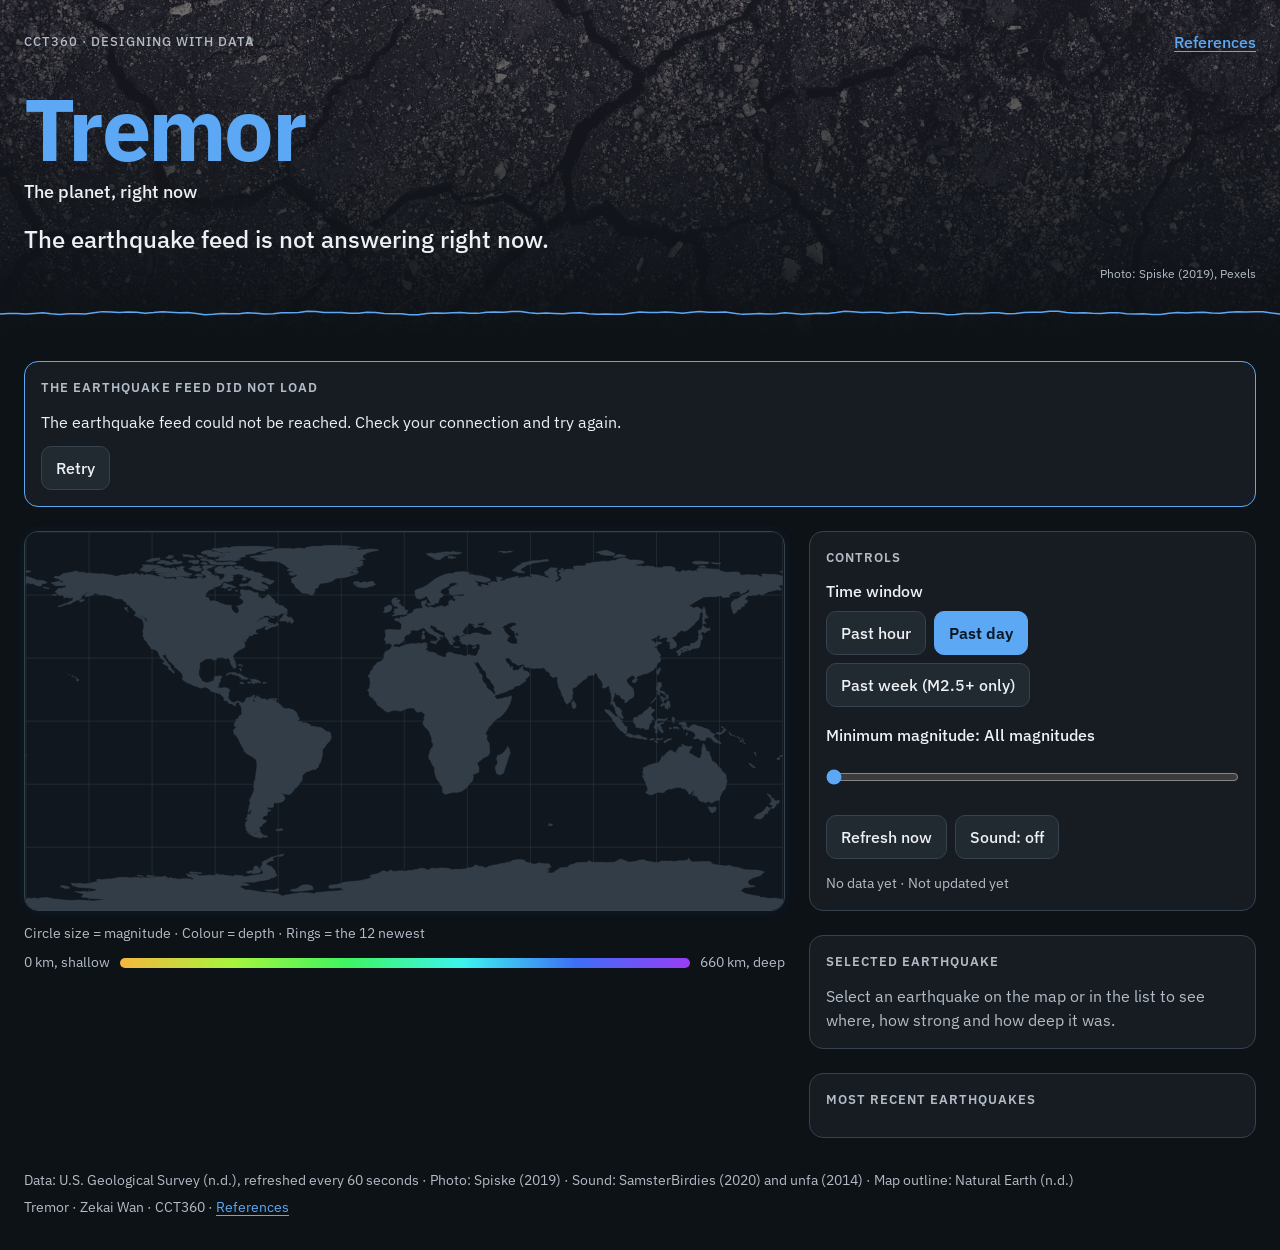
<file: index.html>
<!DOCTYPE html>
<html lang="en">
<head>
<meta charset="utf-8">
<meta name="viewport" content="width=device-width, initial-scale=1">
<title>Tremor — the planet, right now</title>
<meta name="description" content="Live earthquakes from the USGS real-time feed. Every quake is a ripple on a dark world map, and the colour, motion, text and sound of the page change with how restless the planet is.">

<link rel="preconnect" href="https://fonts.googleapis.com">
<link rel="preconnect" href="https://fonts.gstatic.com" crossorigin>
<link href="https://fonts.googleapis.com/css2?family=IBM+Plex+Sans:wght@400;500;600;700&display=swap" rel="stylesheet">

<link rel="icon" href="data:,">
<link rel="stylesheet" href="style.css">
<script src="script.js" defer></script>
</head>
<body>

<header class="site-header">
  <!-- Photo credit: Spiske, M. (2019, March 10). Cracked earth texture with dark tones [Photograph]. Pexels.
       https://www.pexels.com/photo/dirty-dry-pattern-texture-2004166/ -->
  <figure class="hero">
    <img id="heroPhoto" src="images/cracked-earth.jpg" width="1920" height="1280" alt="">
    <figcaption>Photo: Spiske (2019), Pexels</figcaption>
  </figure>

  <div class="header-inner">
    <div class="header-row">
      <p class="eyebrow">CCT360 · Designing With Data</p>
      <nav aria-label="Site">
        <a class="nav-link" href="references.html">References</a>
      </nav>
    </div>
    <h1>Tremor</h1>
    <p class="tagline">The planet, right now</p>
    <p id="headline" class="headline" aria-live="polite">Listening for earthquakes…</p>
  </div>

  <svg class="seismograph" viewBox="0 0 600 48" preserveAspectRatio="none" aria-hidden="true" focusable="false">
    <g class="seismo-scale">
      <path id="seismoPath" class="seismo-path" d="M0 0 H1200"></path>
    </g>
  </svg>
</header>

<main>

  <noscript>
    <section class="panel notice" aria-label="JavaScript required">
      <h2>JavaScript is turned off</h2>
      <p>This page fetches live earthquakes from the USGS feed and redraws itself with JavaScript.
        Turn JavaScript on in your browser settings and reload to see what the planet is doing right now.</p>
    </section>
  </noscript>

  <section id="errorCard" class="panel notice is-hidden" role="alert" aria-labelledby="errorTitle">
    <h2 id="errorTitle">The earthquake feed did not load</h2>
    <p id="errorMessage"></p>
    <button id="retryBtn" class="button" type="button">Retry</button>
  </section>

  <div class="layout">

    <section class="map-panel" aria-labelledby="mapTitle">
      <h2 id="mapTitle" class="visually-hidden">Map of recent earthquakes</h2>
      <div id="mapFrame" class="map-frame">
        <svg id="map" class="map" viewBox="0 0 360 180" role="group" aria-labelledby="mapTitle">
          <rect class="map-ocean" width="360" height="180"></rect>
          <g id="graticule" class="graticule" aria-hidden="true"></g>
          <path id="land" class="land" d="" aria-hidden="true"></path>
          <g id="markers"></g>
        </svg>
        <p id="loading" class="map-loading is-hidden">Listening for earthquakes…</p>
      </div>
      <div class="legend">
        <p class="legend-text">Circle size = magnitude · Colour = depth · Rings = the 12 newest</p>
        <div class="legend-depth">
          <span>0 km, shallow</span>
          <span class="legend-bar" aria-hidden="true"></span>
          <span>660 km, deep</span>
        </div>
      </div>
    </section>

    <div class="side">

      <section class="panel controls" aria-labelledby="controlsTitle">
        <h2 id="controlsTitle">Controls</h2>

        <div class="control">
          <p id="windowLabel" class="control-label">Time window</p>
          <div class="segmented" role="group" aria-labelledby="windowLabel">
            <button class="button window-button" type="button" data-window="hour" aria-pressed="false">Past hour</button>
            <button class="button window-button" type="button" data-window="day" aria-pressed="true">Past day</button>
            <button class="button window-button" type="button" data-window="week" aria-pressed="false">Past week (M2.5+ only)</button>
          </div>
        </div>

        <div class="control">
          <p class="control-label">
            <label for="magSlider">Minimum magnitude:</label>
            <output id="magOutput" class="readout" for="magSlider">All magnitudes</output>
          </p>
          <input id="magSlider" class="slider" type="range" min="0" max="7" step="0.5" value="0">
        </div>

        <div class="button-row">
          <button id="refreshBtn" class="button" type="button">Refresh now</button>
          <button id="soundBtn" class="button" type="button" aria-pressed="false">Sound: off</button>
        </div>

        <p class="status readout"><span id="countText">No data yet</span> · <span id="updatedText">Not updated yet</span></p>
      </section>

      <section class="panel detail" aria-labelledby="detailTitle" aria-live="polite">
        <h2 id="detailTitle">Selected earthquake</h2>
        <p id="detailEmpty" class="muted">Select an earthquake on the map or in the list to see where, how strong and how deep it was.</p>
        <div id="detailBody" class="is-hidden">
          <p id="detailPlace" class="detail-place"></p>
          <dl class="detail-grid">
            <div><dt>Magnitude</dt><dd id="detailMag" class="readout"></dd></div>
            <div><dt>Depth</dt><dd id="detailDepth" class="readout"></dd></div>
            <div><dt>Your local time</dt><dd id="detailTime" class="readout"></dd></div>
            <div><dt>How long ago</dt><dd id="detailAgo" class="readout"></dd></div>
          </dl>
          <a id="detailLink" class="detail-link" href="https://earthquake.usgs.gov/earthquakes/map/" target="_blank" rel="noopener">Open the USGS event page</a>
        </div>
      </section>

      <section class="panel list-panel" aria-labelledby="listTitle">
        <h2 id="listTitle">Most recent earthquakes</h2>
        <p id="listNote" class="muted readout"></p>
        <ol id="quakeList" class="quake-list"></ol>
        <div id="listSkeleton" class="skeleton is-hidden" aria-hidden="true">
          <span class="skeleton-row"></span>
          <span class="skeleton-row"></span>
          <span class="skeleton-row"></span>
        </div>
      </section>

    </div>
  </div>
</main>

<footer class="site-footer">
  <p>Data: U.S. Geological Survey (n.d.), refreshed every 60 seconds · Photo: Spiske (2019) ·
    Sound: SamsterBirdies (2020) and unfa (2014) · Map outline: Natural Earth (n.d.)</p>
  <p>Tremor · Zekai Wan · CCT360 · <a href="references.html">References</a></p>
</footer>

</body>
</html>
</file>
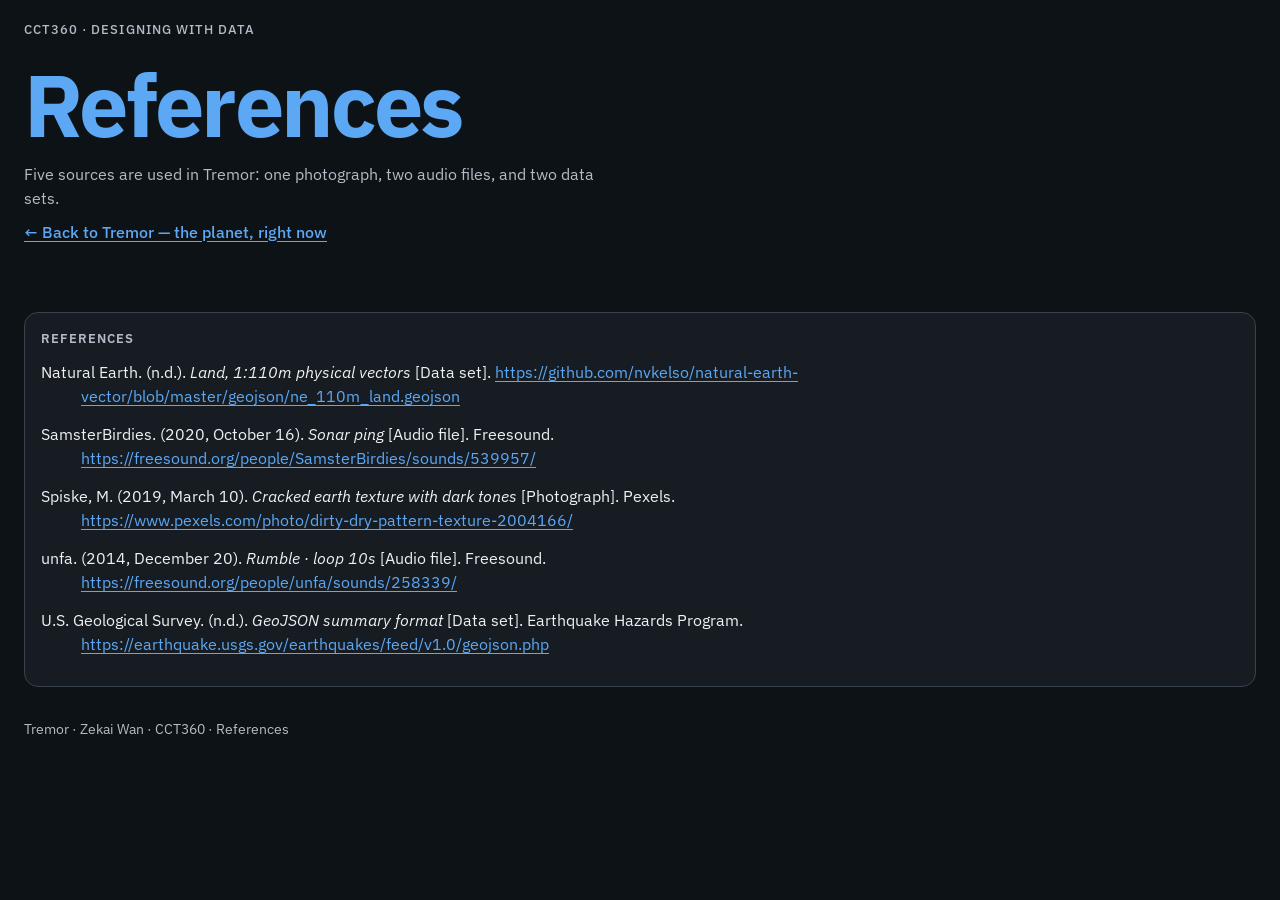
<file: references.html>
<!DOCTYPE html>
<html lang="en">
<head>
<meta charset="utf-8">
<meta name="viewport" content="width=device-width, initial-scale=1">
<title>References — Tremor</title>
<meta name="description" content="APA reference list for the photograph, audio files and data sets used in Tremor — the planet, right now.">

<link rel="preconnect" href="https://fonts.googleapis.com">
<link rel="preconnect" href="https://fonts.gstatic.com" crossorigin>
<link href="https://fonts.googleapis.com/css2?family=IBM+Plex+Sans:wght@400;500;600;700&display=swap" rel="stylesheet">

<link rel="icon" href="data:,">
<link rel="stylesheet" href="style.css">
</head>
<body>

<header class="site-header">
  <div class="header-inner">
    <p class="eyebrow">CCT360 · Designing With Data</p>
    <h1>References</h1>
    <p class="lede">Five sources are used in Tremor: one photograph, two audio files, and two data sets.</p>
    <p><a class="back-link" href="index.html">← Back to Tremor — the planet, right now</a></p>
  </div>
</header>

<main>
  <section class="panel references" aria-labelledby="refs">
    <h2 id="refs">References</h2>
    <p class="ref">Natural Earth. (n.d.). <i>Land, 1:110m physical vectors</i> [Data set]. <a href="https://github.com/nvkelso/natural-earth-vector/blob/master/geojson/ne_110m_land.geojson">https://github.com/nvkelso/natural-earth-vector/blob/master/geojson/ne_110m_land.geojson</a></p>
    <p class="ref">SamsterBirdies. (2020, October 16). <i>Sonar ping</i> [Audio file]. Freesound. <a href="https://freesound.org/people/SamsterBirdies/sounds/539957/">https://freesound.org/people/SamsterBirdies/sounds/539957/</a></p>
    <p class="ref">Spiske, M. (2019, March 10). <i>Cracked earth texture with dark tones</i> [Photograph]. Pexels. <a href="https://www.pexels.com/photo/dirty-dry-pattern-texture-2004166/">https://www.pexels.com/photo/dirty-dry-pattern-texture-2004166/</a></p>
    <p class="ref">unfa. (2014, December 20). <i>Rumble · loop 10s</i> [Audio file]. Freesound. <a href="https://freesound.org/people/unfa/sounds/258339/">https://freesound.org/people/unfa/sounds/258339/</a></p>
    <p class="ref">U.S. Geological Survey. (n.d.). <i>GeoJSON summary format</i> [Data set]. Earthquake Hazards Program. <a href="https://earthquake.usgs.gov/earthquakes/feed/v1.0/geojson.php">https://earthquake.usgs.gov/earthquakes/feed/v1.0/geojson.php</a></p>
  </section>
</main>

<footer class="site-footer">
  <p>Tremor · Zekai Wan · CCT360 · References</p>
</footer>

</body>
</html>
</file>
<file: style.css>
@property --accent-hue {
  syntax: '<number>';
  inherits: true;
  initial-value: 210;
}

@property --activity {
  syntax: '<number>';
  inherits: true;
  initial-value: 0;
}

:root {

  --accent-hue: 210;
  --activity: 0;
  --seismo-amp: 2;
  --hero-brightness: 1;
  --hero-blur: 0px;

  --bg: hsl(var(--accent-hue) 28% 7%);
  --surface: hsl(var(--accent-hue) 22% 11%);
  --surface-raised: hsl(var(--accent-hue) 20% 16%);
  --line: hsl(var(--accent-hue) 18% 26%);
  --ocean: hsl(var(--accent-hue) 32% 9%);
  --land: hsl(var(--accent-hue) 16% 24%);
  --accent: hsl(var(--accent-hue) 88% 66%);
  --accent-ink: hsl(var(--accent-hue) 60% 9%);
  --text: #eef1f4;
  --muted: #b3bcc6;

  --radius: 14px;
  --gutter: 16px;
  --touch: 44px;

  color-scheme: dark;
  transition: --accent-hue 1.2s ease, --activity 1.2s ease;
}

*,
*::before,
*::after {
  box-sizing: border-box;
}

body {
  margin: 0;
  background: var(--bg);
  color: var(--text);
  font-family: "IBM Plex Sans", system-ui, sans-serif;
  font-size: 1rem;
  line-height: 1.5;
  -webkit-text-size-adjust: 100%;
}

h1,
h2,
p,
ol,
dl,
dd,
figure {
  margin: 0;
}

a {
  color: var(--accent);
  text-underline-offset: 0.18em;
}

:focus-visible {
  outline: 2px solid var(--accent);
  outline-offset: 2px;
}

.is-hidden {
  display: none !important;
}

.visually-hidden {
  position: absolute;
  width: 1px;
  height: 1px;
  margin: -1px;
  padding: 0;
  overflow: hidden;
  clip-path: inset(50%);
  white-space: nowrap;
  border: 0;
}

.muted {
  color: var(--muted);
}

.readout {
  font-feature-settings: "tnum";
  font-variant-numeric: tabular-nums;
}

.site-header {
  position: relative;
  isolation: isolate;
  overflow: hidden;
}

.hero {
  position: absolute;
  inset: 0;
  z-index: -1;
}

.hero img {
  display: block;
  width: 100%;
  height: 100%;
  object-fit: cover;
  transform: scale(1.04);
  filter: brightness(var(--hero-brightness)) blur(var(--hero-blur));
  transition: filter 1.2s ease;
}

.hero::after {
  content: "";
  position: absolute;
  inset: 0;
  background: linear-gradient(
    180deg,
    hsl(var(--accent-hue) 30% 7% / 0.5) 0%,
    hsl(var(--accent-hue) 28% 7% / 0.82) 70%,
    var(--bg) 100%
  );
}

.hero figcaption {
  position: absolute;
  right: var(--gutter);
  bottom: 54px;
  z-index: 1;
  font-size: 0.75rem;
  color: var(--muted);
}

.header-inner {
  max-width: 1280px;
  margin: 0 auto;
  padding: 20px var(--gutter) 34px;
}

.header-row {
  display: flex;
  align-items: center;
  justify-content: space-between;
  gap: 12px;
}

.eyebrow {
  font-size: 0.8125rem;
  font-weight: 500;
  letter-spacing: 0.08em;
  text-transform: uppercase;
  color: var(--muted);
}

.nav-link,
.back-link {
  display: inline-flex;
  align-items: center;
  min-height: var(--touch);
  font-weight: 500;
}

h1 {
  margin-top: 20px;
  font-size: clamp(2.75rem, 11vw, 5.5rem);
  font-weight: 700;
  line-height: 1;
  letter-spacing: -0.03em;
  color: var(--accent);
}

.tagline {
  margin-top: 6px;
  font-size: 1.125rem;
  font-weight: 500;
}

.headline {
  max-width: 46ch;
  margin-top: 18px;
  font-size: clamp(1.125rem, 2.6vw, 1.5rem);
  font-weight: 500;
  line-height: 1.35;
  font-feature-settings: "tnum";
}

.lede {
  max-width: 60ch;
  margin-top: 14px;
  color: var(--muted);
}

.seismograph {
  display: block;
  width: 100%;
  height: 48px;
  overflow: hidden;
}

.seismo-scale {
  transform: translateY(24px) scaleY(var(--seismo-amp));
  transition: transform 1.2s ease;
}

.seismo-path {
  fill: none;
  stroke: var(--accent);
  stroke-width: 1.5px;
  stroke-linejoin: round;
  vector-effect: non-scaling-stroke;
  animation: seismo-scroll calc(14s - var(--activity) * 8s) linear infinite;
}

@keyframes seismo-scroll {
  to {
    transform: translateX(-600px);
  }
}

main {
  max-width: 1280px;
  margin: 0 auto;
  padding: var(--gutter);
}

.layout,
.side {
  display: grid;
  gap: var(--gutter);
  min-width: 0;
}

.panel {
  min-width: 0;
  padding: 16px;
  background: var(--surface);
  border: 1px solid var(--line);
  border-radius: var(--radius);
}

.panel h2 {
  margin-bottom: 12px;
  font-size: 0.8125rem;
  font-weight: 600;
  letter-spacing: 0.08em;
  text-transform: uppercase;
  color: var(--muted);
}

.notice {
  margin-bottom: var(--gutter);
  border-color: var(--accent);
}

.notice p {
  margin-bottom: 12px;
}

.map-panel {
  min-width: 0;
}

.map-frame {
  position: relative;
  aspect-ratio: 2 / 1;
  overflow: hidden;
  border: 1px solid var(--line);
  border-radius: var(--radius);
  background: var(--ocean);
  box-shadow: 0 0 calc(12px + var(--activity) * 60px) hsl(var(--accent-hue) 85% 55% / calc(0.08 + var(--activity) * 0.4));
}

.map {
  display: block;
  width: 100%;
  height: 100%;
}

.map-ocean {
  fill: var(--ocean);
}

.graticule line {
  stroke: var(--line);
  stroke-width: 1px;
  stroke-opacity: 0.45;
  vector-effect: non-scaling-stroke;
}

.land {
  fill: var(--land);
  stroke: var(--line);
  stroke-width: 0.5px;
  vector-effect: non-scaling-stroke;
}

.map-loading {
  position: absolute;
  inset: 0;
  display: grid;
  place-items: center;
  padding: var(--gutter);
  background: hsl(var(--accent-hue) 30% 7% / 0.7);
  font-weight: 500;
  text-align: center;
  animation: breathe 1.6s ease-in-out infinite alternate;
}

@keyframes breathe {
  from {
    color: var(--muted);
  }
  to {
    color: var(--text);
  }
}

.quake {
  cursor: pointer;
  opacity: var(--age-opacity, 1);
  outline: none;
}

.quake-hit {
  fill: transparent;
}

.quake-dot {
  fill: hsl(var(--depth-hue, 40) 90% 60%);
  fill-opacity: 0.88;
  stroke: hsl(var(--depth-hue, 40) 90% 18%);
  stroke-width: 1px;
  vector-effect: non-scaling-stroke;
}

.quake-ring,
.quake-arrival {
  fill: none;
  stroke: hsl(var(--depth-hue, 40) 92% 68%);
  stroke-width: 1.5px;
  vector-effect: non-scaling-stroke;
  transform-box: fill-box;
  transform-origin: center;
  opacity: 0;
  pointer-events: none;
}

.quake.is-rippling .quake-ring {
  animation: ripple var(--ripple-duration, 2s) ease-out infinite;
}

.quake-arrival {
  stroke: #ffffff;
  animation: arrival 1.8s ease-out 1;
}

@keyframes ripple {
  from {
    transform: scale(1);
    opacity: 0.9;
  }
  to {
    transform: scale(var(--ripple-scale, 3));
    opacity: 0;
  }
}

@keyframes arrival {
  from {
    transform: scale(1);
    opacity: 1;
  }
  to {
    transform: scale(calc(var(--ripple-scale, 3) * 2.5));
    opacity: 0;
  }
}

.quake:hover,
.quake:focus-visible,
.quake.is-selected {
  opacity: 1;
}

.quake:hover .quake-dot,
.quake:focus-visible .quake-dot,
.quake.is-selected .quake-dot {
  fill-opacity: 1;
  stroke: #ffffff;
  stroke-width: 2px;
}

.quake.is-selected .quake-dot {
  stroke-width: 3px;
}

.legend {
  display: grid;
  gap: 8px;
  margin-top: 12px;
  font-size: 0.875rem;
  color: var(--muted);
}

.legend-depth {
  display: flex;
  align-items: center;
  gap: 10px;
}

.legend-bar {
  flex: 1 1 auto;
  min-width: 60px;
  height: 10px;
  border-radius: 999px;
  background: linear-gradient(
    90deg,
    hsl(40 90% 60%),
    hsl(86 90% 60%),
    hsl(132 90% 60%),
    hsl(178 90% 60%),
    hsl(224 90% 60%),
    hsl(270 90% 60%)
  );
}

.control {
  margin-bottom: 16px;
}

.control-label {
  display: block;
  margin-bottom: 8px;
  font-weight: 500;
}

.segmented,
.button-row {
  display: flex;
  flex-wrap: wrap;
  gap: 8px;
}

.button {
  min-height: var(--touch);
  padding: 8px 14px;
  border: 1px solid var(--line);
  border-radius: 10px;
  background: var(--surface-raised);
  color: var(--text);
  font: inherit;
  font-weight: 500;
  cursor: pointer;
  transition: background-color 0.2s ease, border-color 0.2s ease;
}

.button:hover {
  border-color: var(--accent);
}

.button:disabled {
  opacity: 0.55;
  cursor: progress;
}

.button[aria-pressed="true"] {
  border-color: var(--accent);
  background: var(--accent);
  color: var(--accent-ink);
  font-weight: 600;
}

.slider {
  display: block;
  width: 100%;
  min-height: var(--touch);
  margin: 0;
  accent-color: var(--accent);
  cursor: pointer;
}

.status {
  margin-top: 14px;
  font-size: 0.875rem;
  color: var(--muted);
}

.detail-place {
  margin-bottom: 12px;
  font-size: 1.125rem;
  font-weight: 600;
}

.detail-grid {
  display: grid;
  grid-template-columns: repeat(2, minmax(0, 1fr));
  gap: 12px;
  margin-bottom: 8px;
}

.detail-grid dt {
  font-size: 0.8125rem;
  color: var(--muted);
}

.detail-grid dd {
  font-weight: 500;
  overflow-wrap: anywhere;
}

.detail-link {
  display: inline-flex;
  align-items: center;
  min-height: var(--touch);
  font-weight: 500;
}

.quake-list {
  display: grid;
  gap: 6px;
  margin-top: 10px;
  padding: 0;
  list-style: none;
}

.quake-row {
  display: grid;
  grid-template-columns: 64px minmax(0, 1fr);
  align-items: center;
  gap: 12px;
  width: 100%;
  min-height: 56px;
  padding: 8px 12px;
  border: 1px solid transparent;
  border-left: 4px solid hsl(var(--depth-hue, 40) 90% 60%);
  border-radius: 10px;
  background: var(--surface-raised);
  color: var(--text);
  font: inherit;
  text-align: left;
  cursor: pointer;
}

.quake-row:hover {
  border-color: var(--line);
  border-left-color: hsl(var(--depth-hue, 40) 90% 60%);
}

.quake-row.is-selected {
  border-color: var(--accent);
  border-left-color: hsl(var(--depth-hue, 40) 90% 60%);
}

.row-mag {
  font-size: 1.125rem;
  font-weight: 600;
  font-feature-settings: "tnum";
}

.row-text {
  display: grid;
  min-width: 0;
}

.row-place {
  overflow: hidden;
  text-overflow: ellipsis;
  white-space: nowrap;
  font-weight: 500;
}

.row-meta {
  font-size: 0.875rem;
  color: var(--muted);
  font-feature-settings: "tnum";
}

.skeleton {
  display: grid;
  gap: 6px;
  margin-top: 10px;
}

.skeleton-row {
  display: block;
  height: 56px;
  border-radius: 10px;
  background: var(--surface-raised);
  animation: shimmer 1.2s ease-in-out infinite alternate;
}

@keyframes shimmer {
  from {
    opacity: 0.35;
  }
  to {
    opacity: 1;
  }
}

.references .ref {
  max-width: 80ch;
  margin-bottom: 14px;
  padding-left: 2.5em;
  text-indent: -2.5em;
  overflow-wrap: anywhere;
}

.site-footer {
  max-width: 1280px;
  margin: 0 auto;
  padding: 8px var(--gutter) 32px;
  font-size: 0.875rem;
  color: var(--muted);
}

.site-footer p + p {
  margin-top: 6px;
}

@media (min-width: 900px) {
  :root {
    --gutter: 24px;
  }

  .layout {
    grid-template-columns: minmax(0, 1.7fr) minmax(320px, 1fr);
    align-items: start;
  }

  .map-panel {
    position: sticky;
    top: var(--gutter);
  }
}

@media (prefers-reduced-motion: reduce) {
  :root,
  .hero img,
  .seismo-scale,
  .button {
    transition: none;
  }

  .seismo-path,
  .map-loading,
  .skeleton-row {
    animation: none;
  }

  .quake.is-rippling .quake-ring {
    animation: none;
    transform: scale(1.8);
    opacity: 0.6;
  }

  .quake-arrival {
    display: none;
  }
}
</file>
